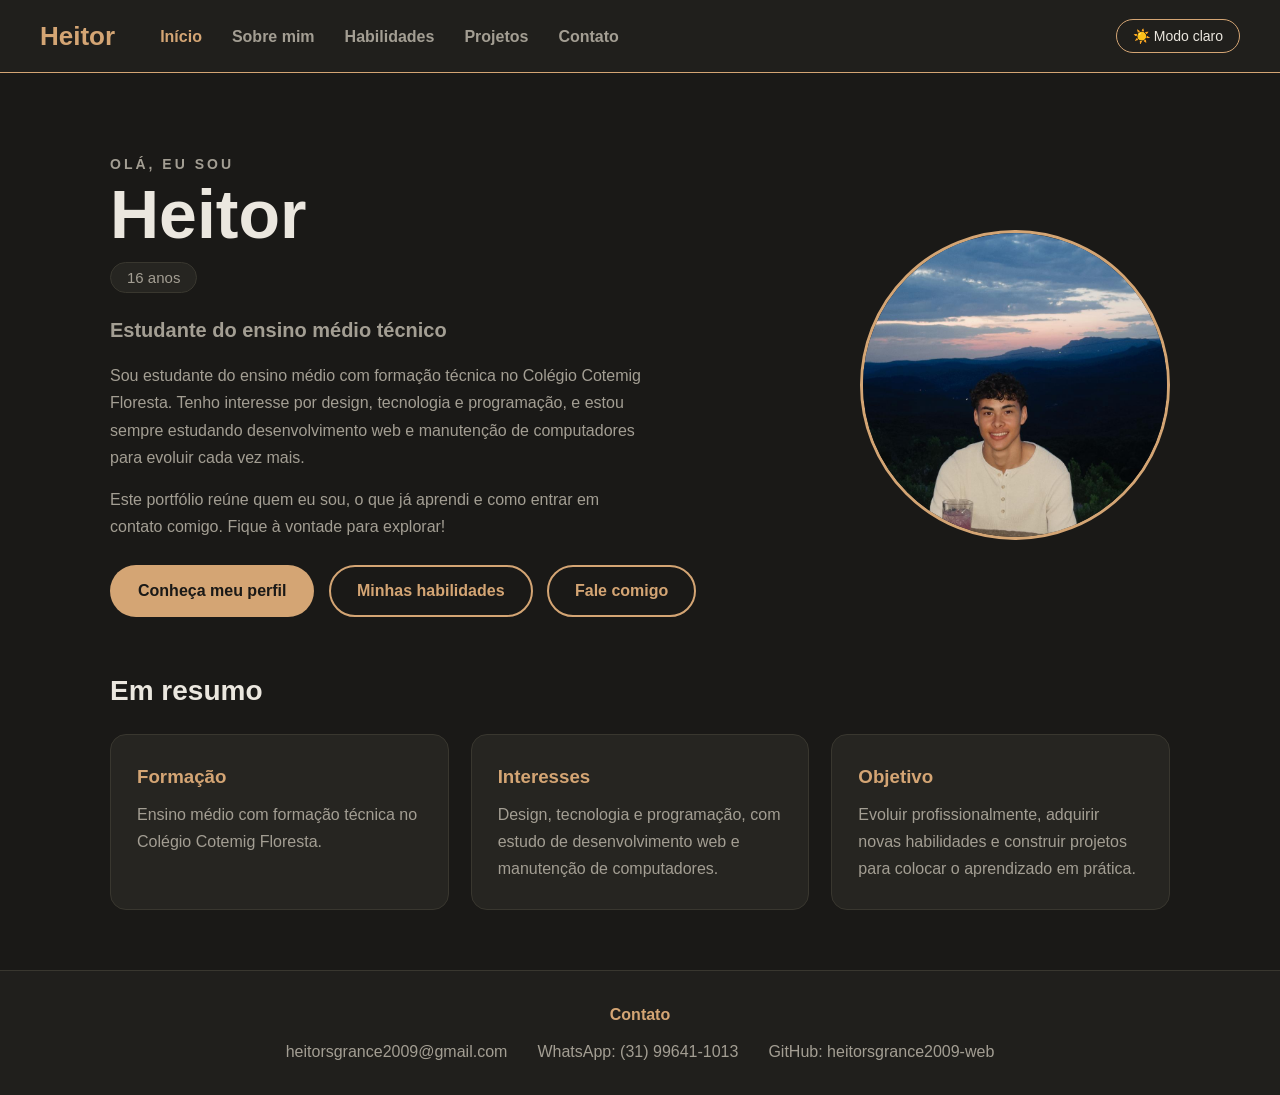
<file: index.html>
<!DOCTYPE html>
<html lang="pt-br">
<head>
  <meta charset="UTF-8">
  <meta name="viewport" content="width=device-width, initial-scale=1.0">
  <title>Heitor | Início</title>
  <link rel="stylesheet" href="style.css">
  <!-- tema.js fica aqui no topo para lembrar o modo claro/escuro -->
  <script src="tema.js"></script>
</head>
<body>

  <!-- Barra de navegação (igual em todas as páginas) -->
  <header>
    <a href="index.html" class="logo">Heitor</a>
    <nav>
      <ul>
        <li><a href="index.html" class="ativo">Início</a></li>
        <li><a href="sobre.html">Sobre mim</a></li>
        <li><a href="habilidades.html">Habilidades</a></li>
        <li><a href="projetos.html">Projetos</a></li>
        <li><a href="contato.html">Contato</a></li>
      </ul>
    </nav>
    <button id="botao-tema" type="button">☀️ Modo claro</button>
  </header>

  <main>

    <!-- Apresentação: texto na esquerda, foto na direita -->
    <section class="hero">
      <div class="hero-texto">
        <p class="saudacao">Olá, eu sou</p>
        <h1>Heitor</h1>
        <p class="idade">16 anos</p>

        <p class="linha-destaque">Estudante do ensino médio técnico</p>

        <p>
          Sou estudante do ensino médio com formação técnica no Colégio
          Cotemig Floresta. Tenho interesse por design, tecnologia e
          programação, e estou sempre estudando desenvolvimento web e
          manutenção de computadores para evoluir cada vez mais.
        </p>
        <p>
          Este portfólio reúne quem eu sou, o que já aprendi e como entrar
          em contato comigo. Fique à vontade para explorar!
        </p>

        <a href="sobre.html" class="botao">Conheça meu perfil</a>
        <a href="habilidades.html" class="botao botao-contorno">Minhas habilidades</a>
        <a href="contato.html" class="botao botao-contorno">Fale comigo</a>
      </div>

      <div class="hero-foto">
        <img src="foto.jpg" alt="Foto do Heitor" class="foto">
      </div>
    </section>

    <!-- Resumo em 3 cartões (aparecem ao rolar a página) -->
    <h2 class="revelar">Em resumo</h2>
    <div class="grade">
      <div class="cartao revelar">
        <h3>Formação</h3>
        <p>Ensino médio com formação técnica no Colégio Cotemig Floresta.</p>
      </div>
      <div class="cartao revelar">
        <h3>Interesses</h3>
        <p>Design, tecnologia e programação, com estudo de desenvolvimento web e manutenção de computadores.</p>
      </div>
      <div class="cartao revelar">
        <h3>Objetivo</h3>
        <p>Evoluir profissionalmente, adquirir novas habilidades e construir projetos para colocar o aprendizado em prática.</p>
      </div>
    </div>

  </main>

  <!-- Rodapé com contato (igual em todas as páginas) -->
  <footer>
    <p class="rodape-titulo">Contato</p>
    <div class="rodape-links">
      <a href="mailto:heitorsgrance2009@gmail.com">heitorsgrance2009@gmail.com</a>
      <a href="https://wa.me/5531996411013" target="_blank">WhatsApp: (31) 99641-1013</a>
      <a href="https://github.com/heitorsgrance2009-web" target="_blank">GitHub: heitorsgrance2009-web</a>
    </div>
  </footer>

  <script src="script.js"></script>
</body>
</html>
</file>
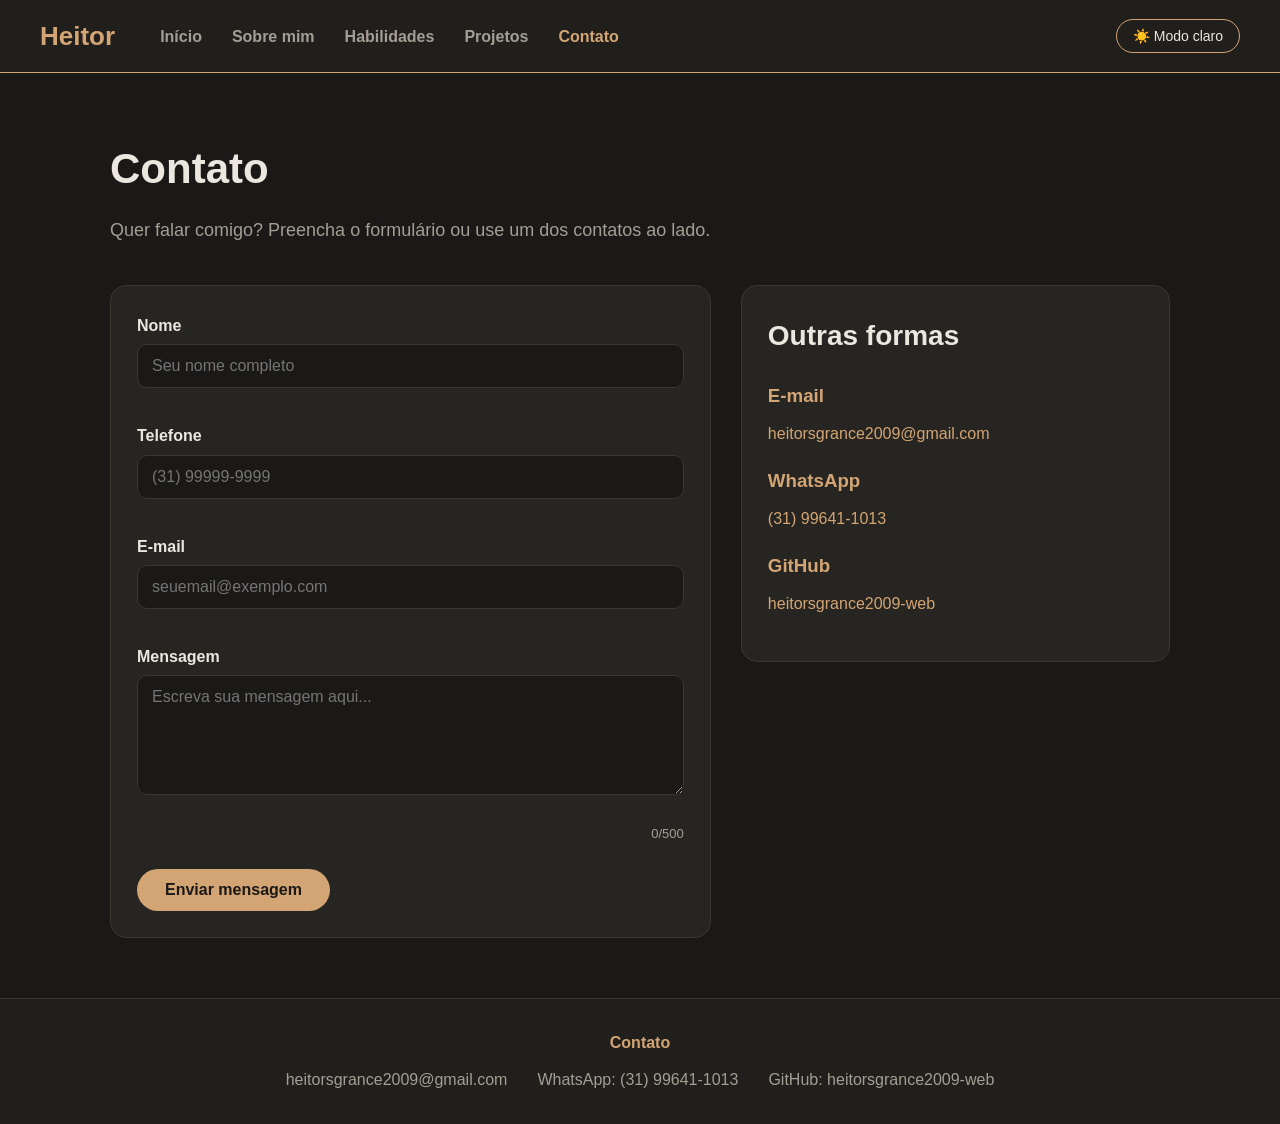
<file: contato.html>
<!DOCTYPE html>
<html lang="pt-br">
<head>
  <meta charset="UTF-8">
  <meta name="viewport" content="width=device-width, initial-scale=1.0">
  <title>Heitor | Contato</title>
  <link rel="stylesheet" href="style.css">
  <script src="tema.js"></script>
</head>
<body>

  <header>
    <a href="index.html" class="logo">Heitor</a>
    <nav>
      <ul>
        <li><a href="index.html">Início</a></li>
        <li><a href="sobre.html">Sobre mim</a></li>
        <li><a href="habilidades.html">Habilidades</a></li>
        <li><a href="projetos.html">Projetos</a></li>
        <li><a href="contato.html" class="ativo">Contato</a></li>
      </ul>
    </nav>
    <button id="botao-tema" type="button">☀️ Modo claro</button>
  </header>

  <main>
    <div class="topo-pagina">
      <h1>Contato</h1>
      <p class="subtitulo">Quer falar comigo? Preencha o formulário ou use um dos contatos ao lado.</p>
    </div>

    <div class="contato-grade">

      <!-- Formulário de contato (com máscaras feitas em JavaScript) -->
      <form id="formulario" class="cartao revelar" novalidate>
        <div class="campo">
          <label for="nome">Nome</label>
          <input type="text" id="nome" placeholder="Seu nome completo" maxlength="60">
          <span class="erro" id="erro-nome"></span>
        </div>

        <div class="campo">
          <label for="telefone">Telefone</label>
          <input type="text" id="telefone" placeholder="(31) 99999-9999" maxlength="15">
          <span class="erro" id="erro-telefone"></span>
        </div>

        <div class="campo">
          <label for="email">E-mail</label>
          <input type="text" id="email" placeholder="seuemail@exemplo.com" maxlength="80">
          <span class="erro" id="erro-email"></span>
        </div>

        <div class="campo">
          <label for="mensagem">Mensagem</label>
          <textarea id="mensagem" placeholder="Escreva sua mensagem aqui..." maxlength="500"></textarea>
          <span class="erro" id="erro-mensagem"></span>
          <p class="contador" id="contador">0/500</p>
        </div>

        <button type="submit" class="botao">Enviar mensagem</button>
      </form>

      <!-- Informações de contato -->
      <div class="cartao revelar">
        <h2>Outras formas</h2>

        <div class="item-contato">
          <h3>E-mail</h3>
          <!-- mailto: abre o programa de e-mail do visitante -->
          <a href="mailto:heitorsgrance2009@gmail.com">heitorsgrance2009@gmail.com</a>
        </div>

        <div class="item-contato">
          <h3>WhatsApp</h3>
          <!-- wa.me abre uma conversa no WhatsApp (55 = Brasil, 31 = DDD) -->
          <a href="https://wa.me/5531996411013" target="_blank">(31) 99641-1013</a>
        </div>

        <div class="item-contato">
          <h3>GitHub</h3>
          <a href="https://github.com/heitorsgrance2009-web" target="_blank">heitorsgrance2009-web</a>
        </div>
      </div>

    </div>
  </main>

  <!-- MODAL: janela que aparece quando o formulário está certo -->
  <div id="modal" class="modal-fundo">
    <div class="modal-caixa">
      <button type="button" id="modal-x" class="modal-x">×</button>
      <h2>Tudo certo!</h2>
      <p>
        Seus dados foram preenchidos corretamente. Clique em
        "Enviar por e-mail" para abrir o seu e-mail com a mensagem pronta.
      </p>
      <a id="enviar-email" href="#" class="botao">Enviar por e-mail</a>
      <button type="button" id="modal-fechar" class="botao botao-contorno">Fechar</button>
    </div>
  </div>

  <footer>
    <p class="rodape-titulo">Contato</p>
    <div class="rodape-links">
      <a href="mailto:heitorsgrance2009@gmail.com">heitorsgrance2009@gmail.com</a>
      <a href="https://wa.me/5531996411013" target="_blank">WhatsApp: (31) 99641-1013</a>
      <a href="https://github.com/heitorsgrance2009-web" target="_blank">GitHub: heitorsgrance2009-web</a>
    </div>
  </footer>

  <script src="script.js"></script>
</body>
</html>
</file>
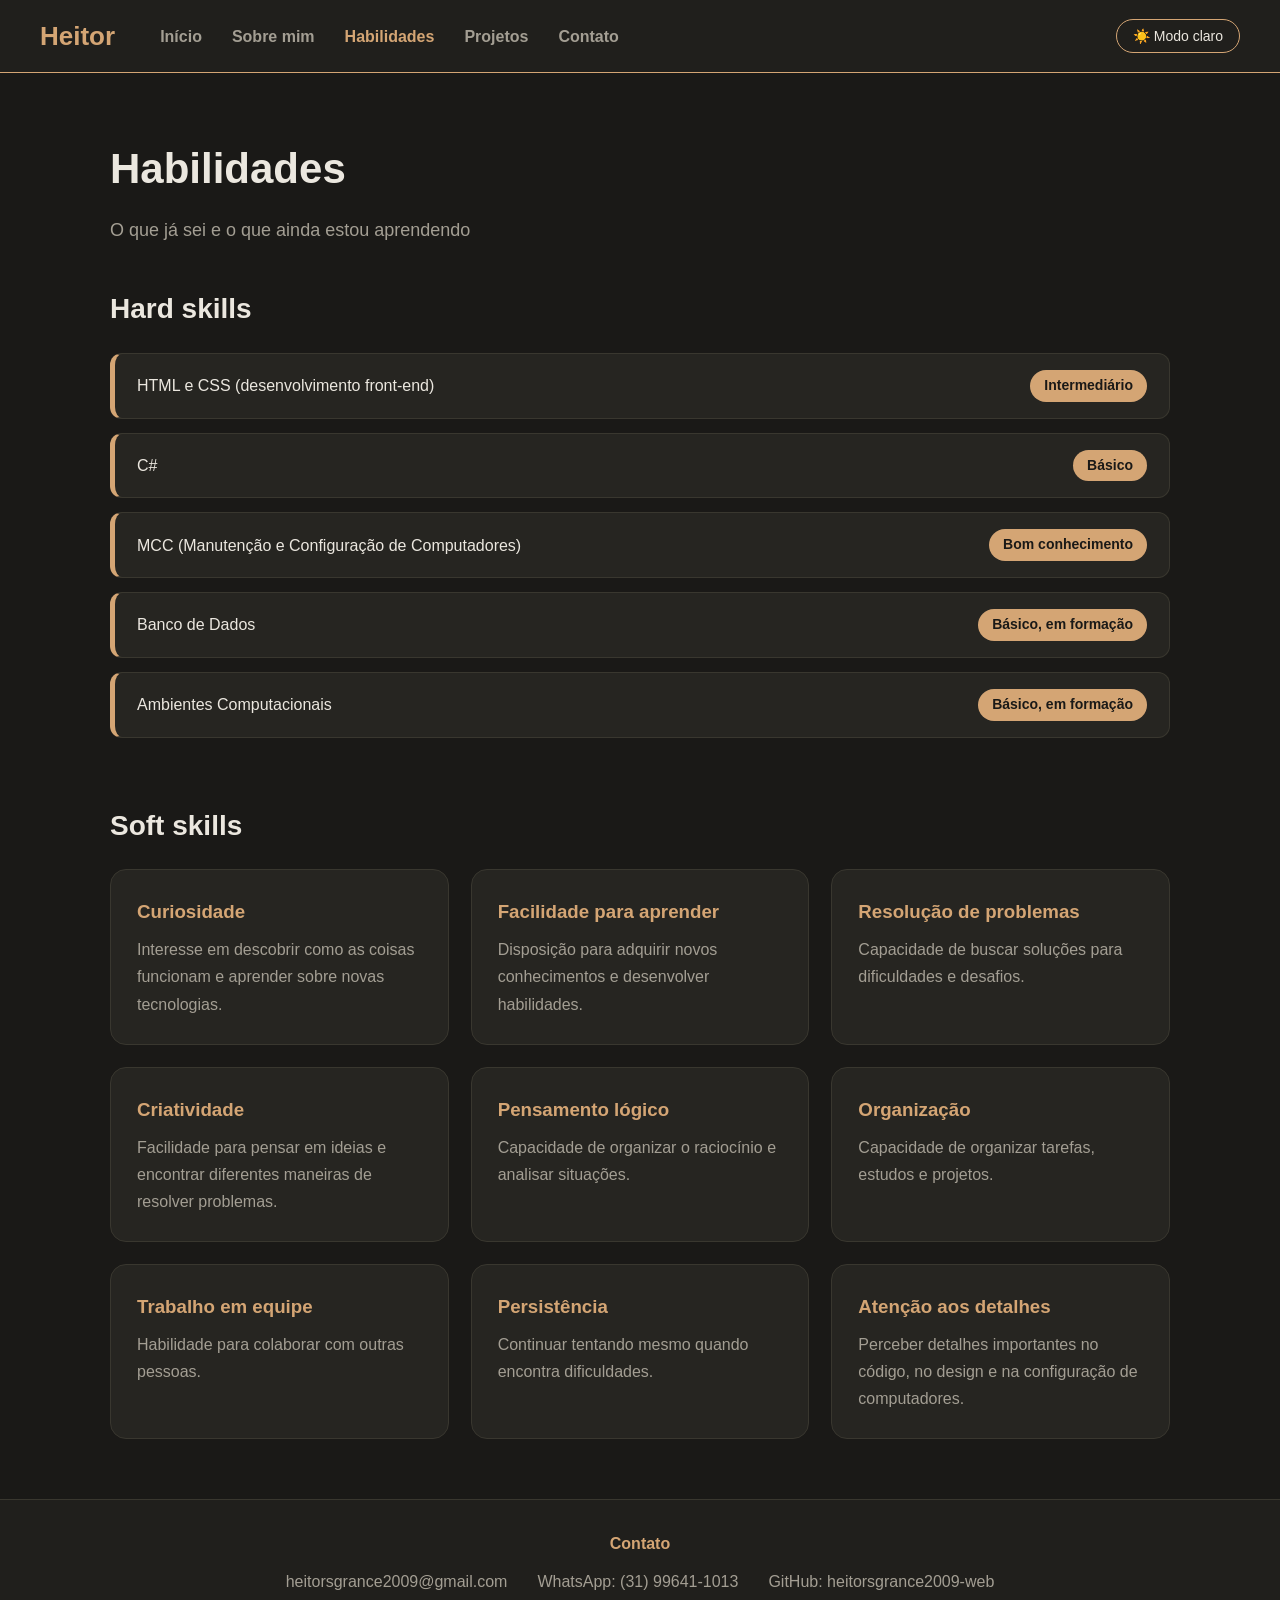
<file: habilidades.html>
<!DOCTYPE html>
<html lang="pt-br">
<head>
  <meta charset="UTF-8">
  <meta name="viewport" content="width=device-width, initial-scale=1.0">
  <title>Heitor | Habilidades</title>
  <link rel="stylesheet" href="style.css">
  <script src="tema.js"></script>
</head>
<body>

  <header>
    <a href="index.html" class="logo">Heitor</a>
    <nav>
      <ul>
        <li><a href="index.html">Início</a></li>
        <li><a href="sobre.html">Sobre mim</a></li>
        <li><a href="habilidades.html" class="ativo">Habilidades</a></li>
        <li><a href="projetos.html">Projetos</a></li>
        <li><a href="contato.html">Contato</a></li>
      </ul>
    </nav>
    <button id="botao-tema" type="button">☀️ Modo claro</button>
  </header>

  <main>
    <div class="topo-pagina">
      <h1>Habilidades</h1>
      <p class="subtitulo">O que já sei e o que ainda estou aprendendo</p>
    </div>

    <!-- Hard skills -->
    <h2 class="revelar">Hard skills</h2>
    <ul class="lista-habilidades">
      <li class="revelar">
        <span>HTML e CSS (desenvolvimento front-end)</span>
        <span class="nivel">Intermediário</span>
      </li>
      <li class="revelar">
        <span>C#</span>
        <span class="nivel">Básico</span>
      </li>
      <li class="revelar">
        <span>MCC (Manutenção e Configuração de Computadores)</span>
        <span class="nivel">Bom conhecimento</span>
      </li>
      <li class="revelar">
        <span>Banco de Dados</span>
        <span class="nivel">Básico, em formação</span>
      </li>
      <li class="revelar">
        <span>Ambientes Computacionais</span>
        <span class="nivel">Básico, em formação</span>
      </li>
    </ul>

    <div class="espaco"></div>

    <!-- Soft skills -->
    <h2 class="revelar">Soft skills</h2>
    <div class="grade">
      <div class="cartao revelar">
        <h3>Curiosidade</h3>
        <p>Interesse em descobrir como as coisas funcionam e aprender sobre novas tecnologias.</p>
      </div>
      <div class="cartao revelar">
        <h3>Facilidade para aprender</h3>
        <p>Disposição para adquirir novos conhecimentos e desenvolver habilidades.</p>
      </div>
      <div class="cartao revelar">
        <h3>Resolução de problemas</h3>
        <p>Capacidade de buscar soluções para dificuldades e desafios.</p>
      </div>
      <div class="cartao revelar">
        <h3>Criatividade</h3>
        <p>Facilidade para pensar em ideias e encontrar diferentes maneiras de resolver problemas.</p>
      </div>
      <div class="cartao revelar">
        <h3>Pensamento lógico</h3>
        <p>Capacidade de organizar o raciocínio e analisar situações.</p>
      </div>
      <div class="cartao revelar">
        <h3>Organização</h3>
        <p>Capacidade de organizar tarefas, estudos e projetos.</p>
      </div>
      <div class="cartao revelar">
        <h3>Trabalho em equipe</h3>
        <p>Habilidade para colaborar com outras pessoas.</p>
      </div>
      <div class="cartao revelar">
        <h3>Persistência</h3>
        <p>Continuar tentando mesmo quando encontra dificuldades.</p>
      </div>
      <div class="cartao revelar">
        <h3>Atenção aos detalhes</h3>
        <p>Perceber detalhes importantes no código, no design e na configuração de computadores.</p>
      </div>
    </div>
  </main>

  <footer>
    <p class="rodape-titulo">Contato</p>
    <div class="rodape-links">
      <a href="mailto:heitorsgrance2009@gmail.com">heitorsgrance2009@gmail.com</a>
      <a href="https://wa.me/5531996411013" target="_blank">WhatsApp: (31) 99641-1013</a>
      <a href="https://github.com/heitorsgrance2009-web" target="_blank">GitHub: heitorsgrance2009-web</a>
    </div>
  </footer>

  <script src="script.js"></script>
</body>
</html>
</file>
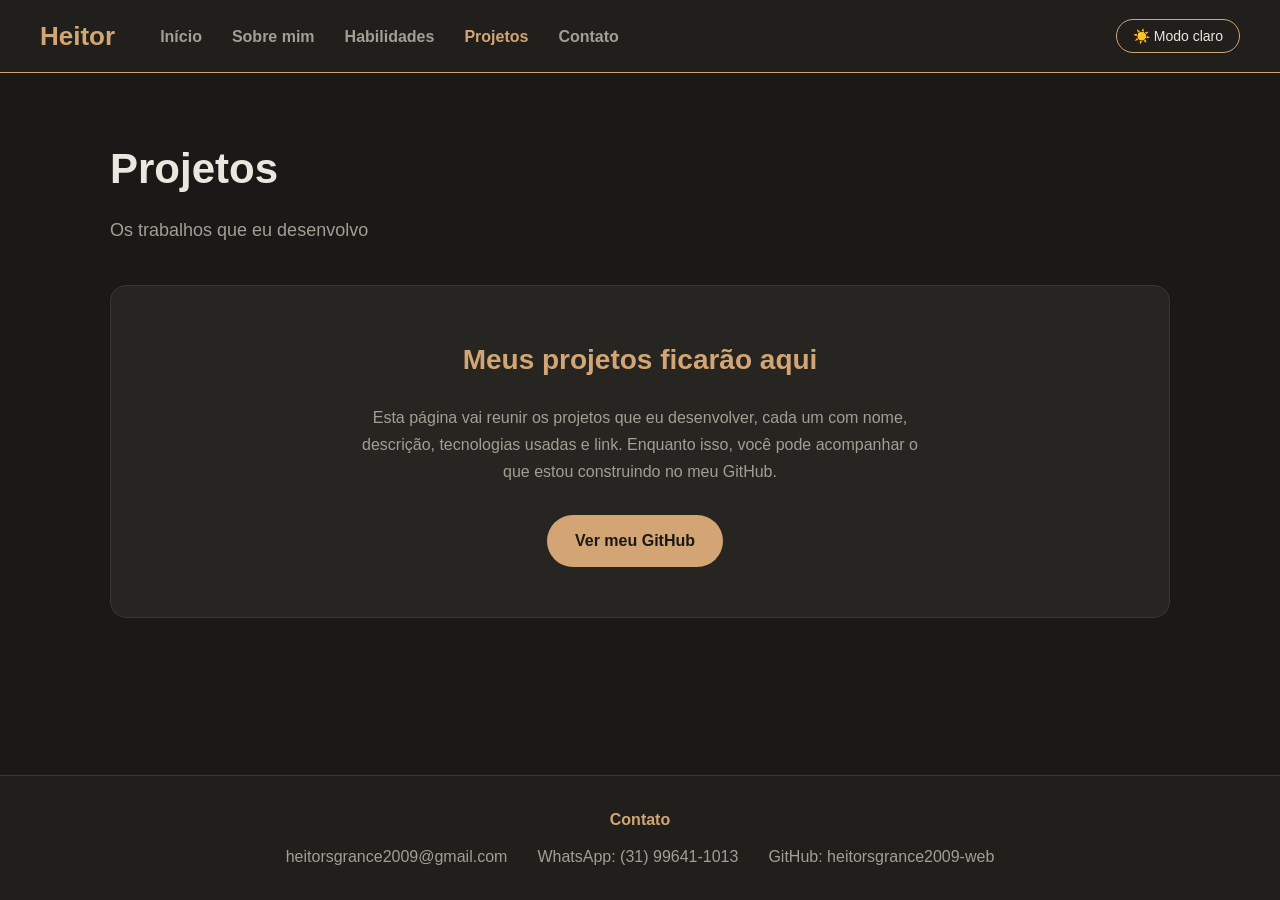
<file: projetos.html>
<!DOCTYPE html>
<html lang="pt-br">
<head>
  <meta charset="UTF-8">
  <meta name="viewport" content="width=device-width, initial-scale=1.0">
  <title>Heitor | Projetos</title>
  <link rel="stylesheet" href="style.css">
  <script src="tema.js"></script>
</head>
<body>

  <header>
    <a href="index.html" class="logo">Heitor</a>
    <nav>
      <ul>
        <li><a href="index.html">Início</a></li>
        <li><a href="sobre.html">Sobre mim</a></li>
        <li><a href="habilidades.html">Habilidades</a></li>
        <li><a href="projetos.html" class="ativo">Projetos</a></li>
        <li><a href="contato.html">Contato</a></li>
      </ul>
    </nav>
    <button id="botao-tema" type="button">☀️ Modo claro</button>
  </header>

  <main>
    <div class="topo-pagina">
      <h1>Projetos</h1>
      <p class="subtitulo">Os trabalhos que eu desenvolvo</p>
    </div>

    <!-- Mensagem explicando que os projetos ficarão aqui -->
    <div class="cartao caixa-projetos revelar">
      <h2>Meus projetos ficarão aqui</h2>
      <p>
        Esta página vai reunir os projetos que eu desenvolver, cada um com
        nome, descrição, tecnologias usadas e link. Enquanto isso, você pode
        acompanhar o que estou construindo no meu GitHub.
      </p>
      <a href="https://github.com/heitorsgrance2009-web" class="botao" target="_blank">Ver meu GitHub</a>
    </div>

    <!-- ===== ÁREA PARA ADICIONAR PROJETOS =====
         Para adicionar um projeto novo:
         1. Copie o MODELO de baixo (tire o comentário em volta)
         2. Cole dentro do <div class="grade"> abaixo
         3. Troque os textos pelos dados do projeto
         Cada projeto novo vira um cartão sozinho, em grade.
    -->
    <div class="espaco"></div>
    <div class="grade">

      <!-- MODELO DE PROJETO (copie e cole)
      <div class="cartao revelar">
        <h3>Nome do projeto</h3>
        <p>Descrição do projeto.</p>
        <p class="projeto-tecnologias">Tecnologias: HTML, CSS, JavaScript</p>
        <a href="COLE-O-LINK-AQUI" class="botao botao-contorno" target="_blank">Ver projeto</a>
      </div>
      -->

    </div>
  </main>

  <footer>
    <p class="rodape-titulo">Contato</p>
    <div class="rodape-links">
      <a href="mailto:heitorsgrance2009@gmail.com">heitorsgrance2009@gmail.com</a>
      <a href="https://wa.me/5531996411013" target="_blank">WhatsApp: (31) 99641-1013</a>
      <a href="https://github.com/heitorsgrance2009-web" target="_blank">GitHub: heitorsgrance2009-web</a>
    </div>
  </footer>

  <script src="script.js"></script>
</body>
</html>
</file>
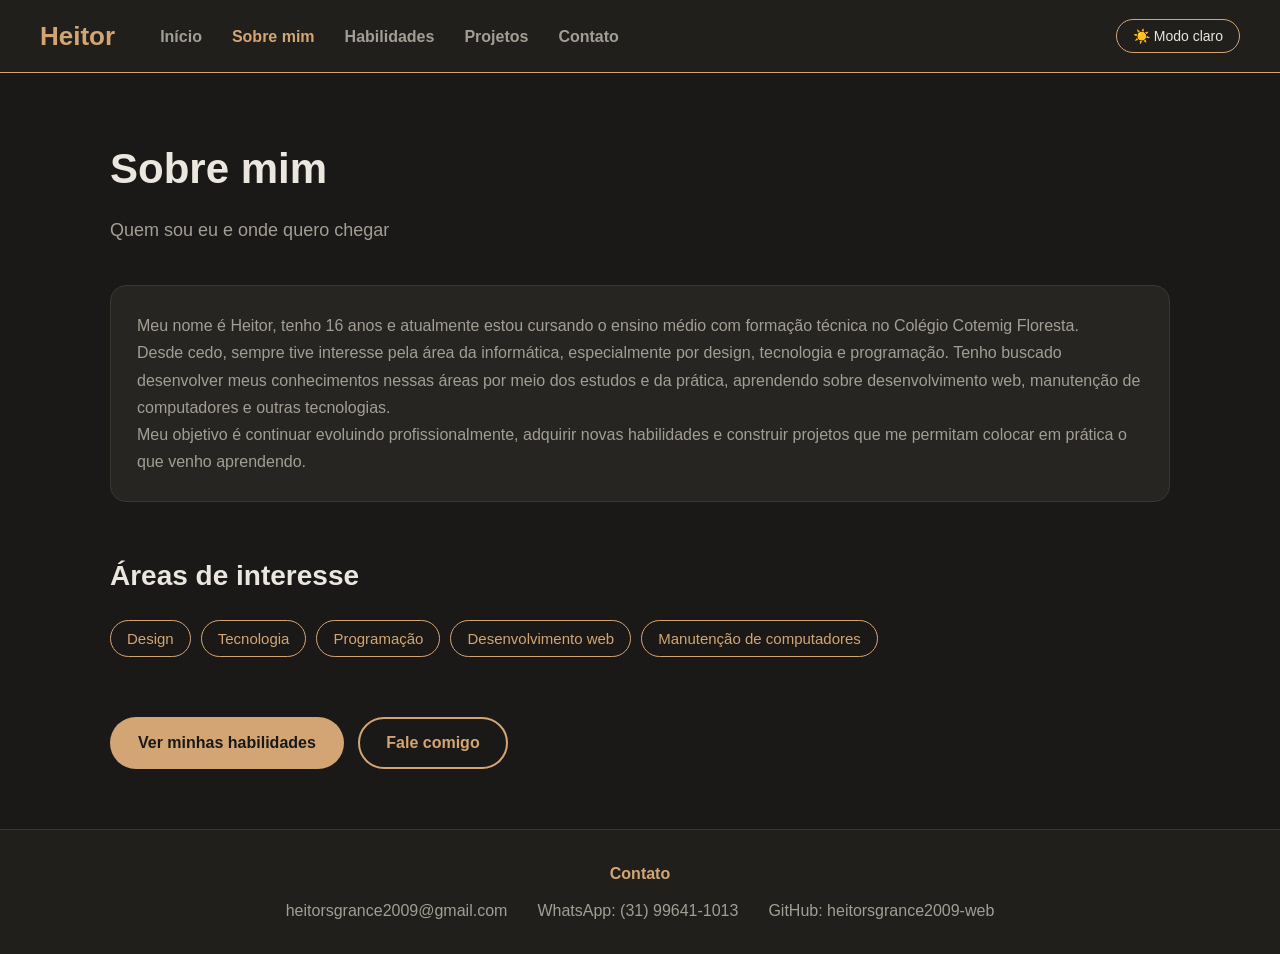
<file: sobre.html>
<!DOCTYPE html>
<html lang="pt-br">
<head>
  <meta charset="UTF-8">
  <meta name="viewport" content="width=device-width, initial-scale=1.0">
  <title>Heitor | Sobre mim</title>
  <link rel="stylesheet" href="style.css">
  <script src="tema.js"></script>
</head>
<body>

  <header>
    <a href="index.html" class="logo">Heitor</a>
    <nav>
      <ul>
        <li><a href="index.html">Início</a></li>
        <li><a href="sobre.html" class="ativo">Sobre mim</a></li>
        <li><a href="habilidades.html">Habilidades</a></li>
        <li><a href="projetos.html">Projetos</a></li>
        <li><a href="contato.html">Contato</a></li>
      </ul>
    </nav>
    <button id="botao-tema" type="button">☀️ Modo claro</button>
  </header>

  <main>
    <div class="topo-pagina">
      <h1>Sobre mim</h1>
      <p class="subtitulo">Quem sou eu e onde quero chegar</p>
    </div>

    <div class="cartao revelar">
      <p>
        Meu nome é Heitor, tenho 16 anos e atualmente estou cursando o ensino
        médio com formação técnica no Colégio Cotemig Floresta.
      </p>
      <p>
        Desde cedo, sempre tive interesse pela área da informática,
        especialmente por design, tecnologia e programação. Tenho buscado
        desenvolver meus conhecimentos nessas áreas por meio dos estudos e da
        prática, aprendendo sobre desenvolvimento web, manutenção de
        computadores e outras tecnologias.
      </p>
      <p>
        Meu objetivo é continuar evoluindo profissionalmente, adquirir novas
        habilidades e construir projetos que me permitam colocar em prática o
        que venho aprendendo.
      </p>
    </div>

    <div class="espaco"></div>

    <h2 class="revelar">Áreas de interesse</h2>
    <ul class="tags revelar">
      <li>Design</li>
      <li>Tecnologia</li>
      <li>Programação</li>
      <li>Desenvolvimento web</li>
      <li>Manutenção de computadores</li>
    </ul>

    <div class="espaco"></div>

    <a href="habilidades.html" class="botao">Ver minhas habilidades</a>
    <a href="contato.html" class="botao botao-contorno">Fale comigo</a>
  </main>

  <footer>
    <p class="rodape-titulo">Contato</p>
    <div class="rodape-links">
      <a href="mailto:heitorsgrance2009@gmail.com">heitorsgrance2009@gmail.com</a>
      <a href="https://wa.me/5531996411013" target="_blank">WhatsApp: (31) 99641-1013</a>
      <a href="https://github.com/heitorsgrance2009-web" target="_blank">GitHub: heitorsgrance2009-web</a>
    </div>
  </footer>

  <script src="script.js"></script>
</body>
</html>
</file>
<file: style.css>
/* =====================================================
   style.css - estilo de TODAS as páginas do portfólio
   Tudo aqui é usado pelas 5 páginas (mesma identidade).

   Organização:
   1. Cores (modo escuro e modo claro)
   2. Base da página
   3. Barra de navegação
   4. Página inicial
   5. Botões e cartões
   6. Habilidades, projetos e contato
   7. Modal e rodapé
   8. Animações
   9. Responsivo (celular) com @media
   ===================================================== */


/* ---------- 1. CORES ---------- */
/* Variáveis guardam as cores num lugar só.
   Para usar uma cor: var(--nome). Mudou aqui, mudou no site todo. */

/* Modo ESCURO (padrão) */
:root {
  --fundo: #1a1917;
  --fundo2: #201f1c;
  --cartao: #262521;
  --texto: #ebe7df;
  --texto-suave: #a39e93;
  --destaque: #d4a574;
  --borda: #39372f;
  --texto-botao: #1a1917;
  --erro: #e57373;
}

/* Modo CLARO: o JavaScript coloca a classe "claro" no <html> */
html.claro {
  --fundo: #f6f3ee;
  --fundo2: #fbf9f5;
  --cartao: #ffffff;
  --texto: #1f1d1a;
  --texto-suave: #6b665d;
  --destaque: #9a5b2e;
  --borda: #ddd6ca;
  --texto-botao: #ffffff;
  --erro: #c62828;
}


/* ---------- 2. BASE DA PÁGINA ---------- */
/* Tira as margens padrão do navegador */
* {
  margin: 0;
  padding: 0;
  box-sizing: border-box;
}

html {
  scroll-behavior: smooth;
}

body {
  font-family: Arial, sans-serif;
  background-color: var(--fundo);
  color: var(--texto);
  line-height: 1.7;
  /* Esse trio empurra o rodapé sempre para o final da tela */
  min-height: 100vh;
  display: flex;
  flex-direction: column;
  transition: background-color 0.4s, color 0.4s;
}

main {
  flex: 1; /* ocupa o espaço que sobra e empurra o rodapé para baixo */
  width: 100%;
  max-width: 1100px;
  margin: 0 auto;
  padding: 60px 20px;
  animation: aparecer 0.8s;
}

h1 {
  font-size: 42px;
  margin-bottom: 10px;
}

h2 {
  font-size: 28px;
  margin-bottom: 20px;
}

h3 {
  color: var(--destaque);
  margin-bottom: 8px;
}

p {
  margin-bottom: 15px;
}

/* Título e subtítulo de cada página */
.topo-pagina {
  margin-bottom: 40px;
}

.subtitulo {
  color: var(--texto-suave);
  font-size: 18px;
}


/* ---------- 3. BARRA DE NAVEGAÇÃO ---------- */
header {
  background-color: var(--fundo2);
  border-bottom: 1px solid var(--destaque); /* a única linha da barra */
  padding: 14px 40px;
  display: flex;
  align-items: center;
  position: sticky; /* fica fixa no topo ao rolar */
  top: 0;
  z-index: 10;
  transition: background-color 0.4s;
}

.logo {
  font-size: 26px;
  font-weight: bold;
  color: var(--destaque);
  text-decoration: none;
  margin-right: 45px;
}

nav ul {
  list-style: none; /* tira as bolinhas da lista */
  display: flex;
  gap: 30px;
}

nav a {
  color: var(--texto-suave);
  text-decoration: none;
  font-weight: bold;
  transition: 0.3s;
}

nav a:hover {
  color: var(--destaque);
}

/* Página atual: só muda a cor, sem sublinhado */
nav a.ativo {
  color: var(--destaque);
}

/* Botão de trocar o tema (fica no canto direito) */
#botao-tema {
  margin-left: auto;
  background-color: transparent;
  color: var(--texto);
  border: 1px solid var(--destaque);
  padding: 8px 16px;
  border-radius: 20px;
  font-size: 14px;
  cursor: pointer;
  transition: 0.3s;
}

#botao-tema:hover {
  background-color: var(--destaque);
  color: var(--texto-botao);
}


/* ---------- 4. PÁGINA INICIAL ---------- */
/* Texto na esquerda e foto na direita */
.hero {
  display: flex;
  align-items: center;
  justify-content: space-between;
  gap: 50px;
  padding: 20px 0 50px 0;
}

.hero-texto {
  flex: 1;
}

.saudacao {
  color: var(--destaque);
  font-weight: bold;
  font-size: 14px;
  letter-spacing: 3px;
  text-transform: uppercase;
  margin-bottom: 0;
}

.hero h1 {
  font-size: 68px;
  line-height: 1.1;
}

.idade {
  display: inline-block;
  border: 1px solid var(--borda);
  background-color: var(--cartao);
  padding: 2px 16px;
  border-radius: 20px;
  font-size: 15px;
  margin-bottom: 20px;
}

/* Frase de destaque embaixo do nome */
.linha-destaque {
  font-size: 20px;
  font-weight: bold;
  color: var(--destaque);
  margin-bottom: 15px;
}

.hero-texto p {
  color: var(--texto-suave);
  max-width: 540px;
}

/* Foto redonda */
.hero-foto {
  flex-shrink: 0;
}

.foto {
  display: block;
  width: 310px;
  height: 310px;
  border-radius: 50%;           /* deixa a foto redonda */
  object-fit: cover;            /* corta a foto sem esticar */
  object-position: 50% 85%;     /* mostra o rosto dentro do círculo */
  border: 3px solid var(--destaque);
  animation: flutuar 4s infinite;
}


/* ---------- 5. BOTÕES E CARTÕES ---------- */
.botao {
  display: inline-block;
  background-color: var(--destaque);
  color: var(--texto-botao);
  padding: 12px 28px;
  border: none;
  border-radius: 30px;
  font-size: 16px;
  font-weight: bold;
  text-decoration: none;
  cursor: pointer;
  margin: 10px 10px 0 0;
  transition: 0.3s;
}

.botao:hover {
  transform: translateY(-3px);
  opacity: 0.88;
}

/* Botão só com contorno (visual mais leve) */
.botao-contorno {
  background-color: transparent;
  color: var(--destaque);
  border: 2px solid var(--destaque);
  padding: 10px 26px;
}

.botao-contorno:hover {
  background-color: var(--destaque);
  color: var(--texto-botao);
  opacity: 1;
}

.cartao {
  background-color: var(--cartao);
  border: 1px solid var(--borda);
  border-radius: 16px;
  padding: 26px;
  
  transition: 0.3s;
}

.cartao:hover {
  border-color: var(--destaque);
}

.cartao p {
  color: var(--texto-suave);
  margin-bottom: 0;
}

/* Grade que se ajusta sozinha ao tamanho da tela */
.grade {
  display: grid;
  grid-template-columns: repeat(auto-fit, minmax(250px, 1fr));
  gap: 22px;
}

.espaco {
  height: 50px;
}


/* ---------- 6. HABILIDADES, PROJETOS E CONTATO ---------- */
.lista-habilidades {
  list-style: none;
}

.lista-habilidades li {
  background-color: var(--cartao);
  border: 1px solid var(--borda);
  border-left: 5px solid var(--destaque);
  padding: 16px 22px;
  border-radius: 12px;
  margin-bottom: 14px;
  display: flex;
  justify-content: space-between;
  align-items: center;
  gap: 15px;
  transition: 0.3s;
}

.lista-habilidades li:hover {
  border-color: var(--destaque);
}

.nivel {
  background-color: var(--destaque);
  color: var(--texto-botao);
  padding: 4px 14px;
  border-radius: 20px;
  font-size: 14px;
  font-weight: bold;
  white-space: nowrap;
}

/* Etiquetas (usadas na página Sobre mim) */
.tags {
  list-style: none;
  display: flex;
  flex-wrap: wrap;
  gap: 10px;
  margin-top: 15px;
}

.tags li {
  border: 1px solid var(--destaque);
  color: var(--destaque);
  padding: 5px 16px;
  border-radius: 20px;
  font-size: 15px;
}

/* Projetos */
.caixa-projetos {
  text-align: center;
  padding: 50px 30px;
}

.caixa-projetos h2 {
  color: var(--destaque);
}

.caixa-projetos p {
  max-width: 560px;
  margin: 0 auto 20px auto;
}

.projeto-tecnologias {
  color: var(--destaque);
  font-size: 14px;
}

/* Contato: formulário na esquerda, informações na direita */
.contato-grade {
  display: grid;
  grid-template-columns: 1.4fr 1fr;
  gap: 30px;
  align-items: start;
}

.campo {
  margin-bottom: 14px;
}

label {
  display: block;
  font-weight: bold;
  margin-bottom: 5px;
}

input,
textarea {
  width: 100%;
  padding: 12px 14px;
  background-color: var(--fundo);
  color: var(--texto);
  border: 1px solid var(--borda);
  border-radius: 10px;
  font-size: 16px;
  font-family: Arial, sans-serif;
  transition: 0.3s;
}

textarea {
  resize: vertical;
  min-height: 120px;
}

input:focus,
textarea:focus {
  outline: none;
  border-color: var(--destaque);
}

/* O JavaScript coloca a classe "invalido" quando o campo tem erro */
.invalido {
  border-color: var(--erro);
}

.erro {
  display: block;
  color: var(--erro);
  font-size: 13px;
  min-height: 20px;
}

.contador {
  text-align: right;
  color: var(--texto-suave);
  font-size: 13px;
}

.item-contato {
  margin-bottom: 18px;
}

.item-contato a {
  color: var(--destaque);
  text-decoration: none;
  word-break: break-all;
}

.item-contato a:hover {
  text-decoration: underline;
}


/* ---------- 7. MODAL E RODAPÉ ---------- */
/* Fundo escuro que cobre a tela toda (escondido no começo) */
.modal-fundo {
  display: none;
  position: fixed;
  top: 0;
  left: 0;
  width: 100%;
  height: 100%;
  background-color: rgba(0, 0, 0, 0.7);
  z-index: 100;
  align-items: center;
  justify-content: center;
  padding: 20px;
}

/* O JavaScript coloca a classe "aberto" para mostrar */
.modal-fundo.aberto {
  display: flex;
  animation: aparecer 0.3s;
}

.modal-caixa {
  position: relative;
  background-color: var(--cartao);
  border: 1px solid var(--destaque);
  border-radius: 18px;
  padding: 35px 30px;
  max-width: 440px;
  width: 100%;
  text-align: center;
  animation: aparecer 0.5s;
}

.modal-caixa p {
  color: var(--texto-suave);
}

.modal-x {
  position: absolute;
  top: 10px;
  right: 14px;
  background: transparent;
  border: none;
  color: var(--texto);
  font-size: 28px;
  cursor: pointer;
}

footer {
  background-color: var(--fundo2);
  border-top: 1px solid var(--borda);
  padding: 30px 20px;
  text-align: center;
  transition: background-color 0.4s;
}

.rodape-titulo {
  font-weight: bold;
  color: var(--destaque);
  margin-bottom: 10px;
}

.rodape-links {
  display: flex;
  justify-content: center;
  flex-wrap: wrap;
  gap: 10px 30px;
}

.rodape-links a {
  color: var(--texto-suave);
  text-decoration: none;
  transition: 0.3s;
}

.rodape-links a:hover {
  color: var(--destaque);
}


/* Botão de voltar ao topo (criado pelo JavaScript) */
.botao-topo {
  position: fixed;
  right: 20px;
  bottom: 20px;
  width: 44px;
  height: 44px;
  border-radius: 50%;
  border: 1px solid var(--destaque);
  background-color: var(--fundo2);
  color: var(--destaque);
  font-size: 20px;
  cursor: pointer;
  opacity: 0;
  pointer-events: none; /* escondido não recebe clique */
  transition: 0.3s;
  z-index: 20;
}

.botao-topo.visivel {
  opacity: 1;
  pointer-events: auto;
}

.botao-topo:hover {
  background-color: var(--destaque);
  color: var(--texto-botao);
}


/* ---------- 8. ANIMAÇÕES ---------- */
/* Elementos "revelar" começam invisíveis e aparecem ao rolar
   (o JavaScript adiciona a classe "mostrar"). */
.js .revelar {
  opacity: 0;
  transform: translateY(40px);
  transition: opacity 0.7s, transform 0.7s;
}

.js .revelar.mostrar {
  opacity: 1;
  transform: translateY(0);
}

/* Faz os cartões de uma mesma linha aparecerem um depois do outro */
.grade .revelar:nth-child(2) {
  transition-delay: 0.15s;
}

.grade .revelar:nth-child(3) {
  transition-delay: 0.3s;
}

@keyframes aparecer {
  from {
    opacity: 0;
    transform: translateY(25px);
  }
  to {
    opacity: 1;
    transform: translateY(0);
  }
}

@keyframes flutuar {
  0% {
    transform: translateY(0);
  }
  50% {
    transform: translateY(-15px);
  }
  100% {
    transform: translateY(0);
  }
}


/* ---------- 9. RESPONSIVO (CELULAR E TABLET) ---------- */
/* Tablet e celular grande */
@media (max-width: 800px) {
  header {
    flex-wrap: wrap;
    padding: 12px 20px;
  }

  .logo {
    margin-right: 0;
  }

  /* O menu desce para uma linha própria, sem precisar de botão */
  nav {
    order: 3;
    width: 100%;
    margin-top: 10px;
  }

  nav ul {
    flex-wrap: wrap;
    gap: 6px 20px;
  }

  /* No celular a foto fica em cima e o texto embaixo */
  .hero {
    flex-direction: column-reverse;
    text-align: center;
    gap: 30px;
  }

  .hero-texto p {
    margin-left: auto;
    margin-right: auto;
  }

  .hero h1 {
    font-size: 52px;
  }

  .foto {
    width: 230px;
    height: 230px;
  }

  .contato-grade {
    grid-template-columns: 1fr; /* uma coluna só */
  }

  .lista-habilidades li {
    flex-direction: column;
    align-items: flex-start;
  }
}

/* Celular pequeno */
@media (max-width: 480px) {
  main {
    padding: 35px 16px;
  }

  h1 {
    font-size: 32px;
  }

  .hero h1 {
    font-size: 44px;
  }

  .linha-destaque {
    font-size: 18px;
  }

  nav a {
    font-size: 14px;
  }

  .botao {
    width: 100%;
    text-align: center;
    margin-right: 0;
  }
}
</file>
